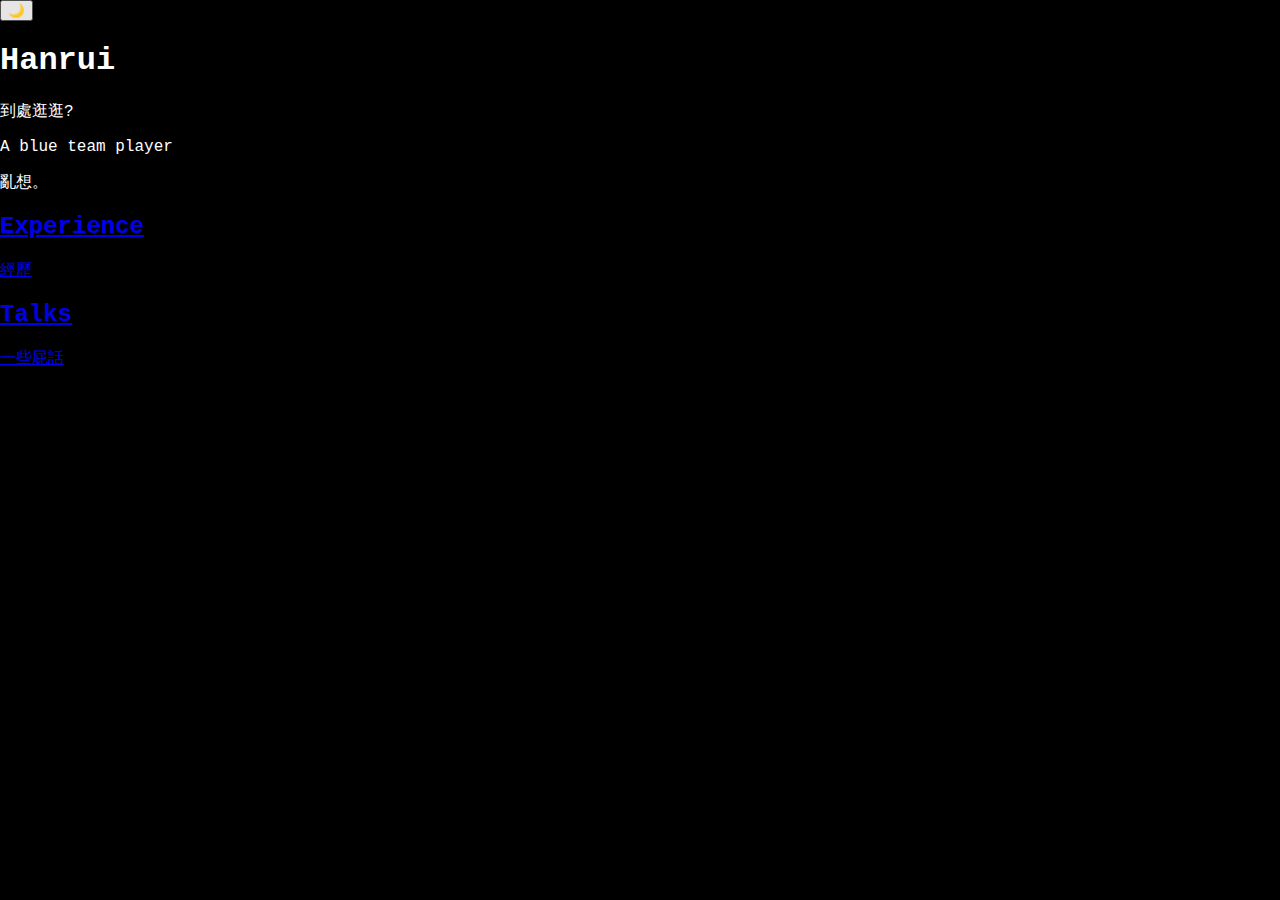
<file: index.html>
<!DOCTYPE html>
<html lang="zh">
<head>
  <meta charset="UTF-8">
  <meta name="viewport" content="width=device-width, initial-scale=1.0">
  <title>Hanrui's blog.</title>
  <link rel="stylesheet" href="style.css">
  <link href="https://fonts.googleapis.com/css2?family=Inter:wght@400;600;700&display=swap" rel="stylesheet">
  <script>
    if (localStorage.getItem('theme') === 'dark') {
      document.documentElement.classList.add('dark-mode');
    }
  </script>
</head>
<body class="">
  <button class="theme-toggle" onclick="toggleTheme()" aria-label="切換深色模式">
    <span class="theme-icon">🌙</span>
  </button>
  <div class="container">
    <header>
      <h1>Hanrui</h1>
      <p class="subtitle">到處逛逛?</p>
    </header>

    <main>
      <section class="intro">
        <p>A blue team player</p>
        <p>亂想。</p>
      </section>

      <nav class="nav-links">
        <a href="experience.html" class="nav-btn">
          <h2>Experience</h2>
          <p>經歷</p>
        </a>
        <a href="talks.html" class="nav-btn">
          <h2>Talks</h2>
          <p>一些屁話</p>
        </a>
      </nav>
    </main>
  </div>
  <script src="page-transition.js"></script>
  <script>
    function toggleTheme() {
      const body = document.body;
      const html = document.documentElement;
      const icon = document.querySelector('.theme-icon');
      body.classList.toggle('dark-mode');
      html.classList.toggle('dark-mode');
      const isDark = body.classList.contains('dark-mode');
      icon.textContent = isDark ? '☀️' : '🌙';
      localStorage.setItem('theme', isDark ? 'dark' : 'light');
    }
    if (localStorage.getItem('theme') === 'dark') {
      document.body.classList.add('dark-mode');
      if (document.querySelector('.theme-icon')) {
        document.querySelector('.theme-icon').textContent = '☀️';
      }
    }
  </script>
</body>
</html>
</file>
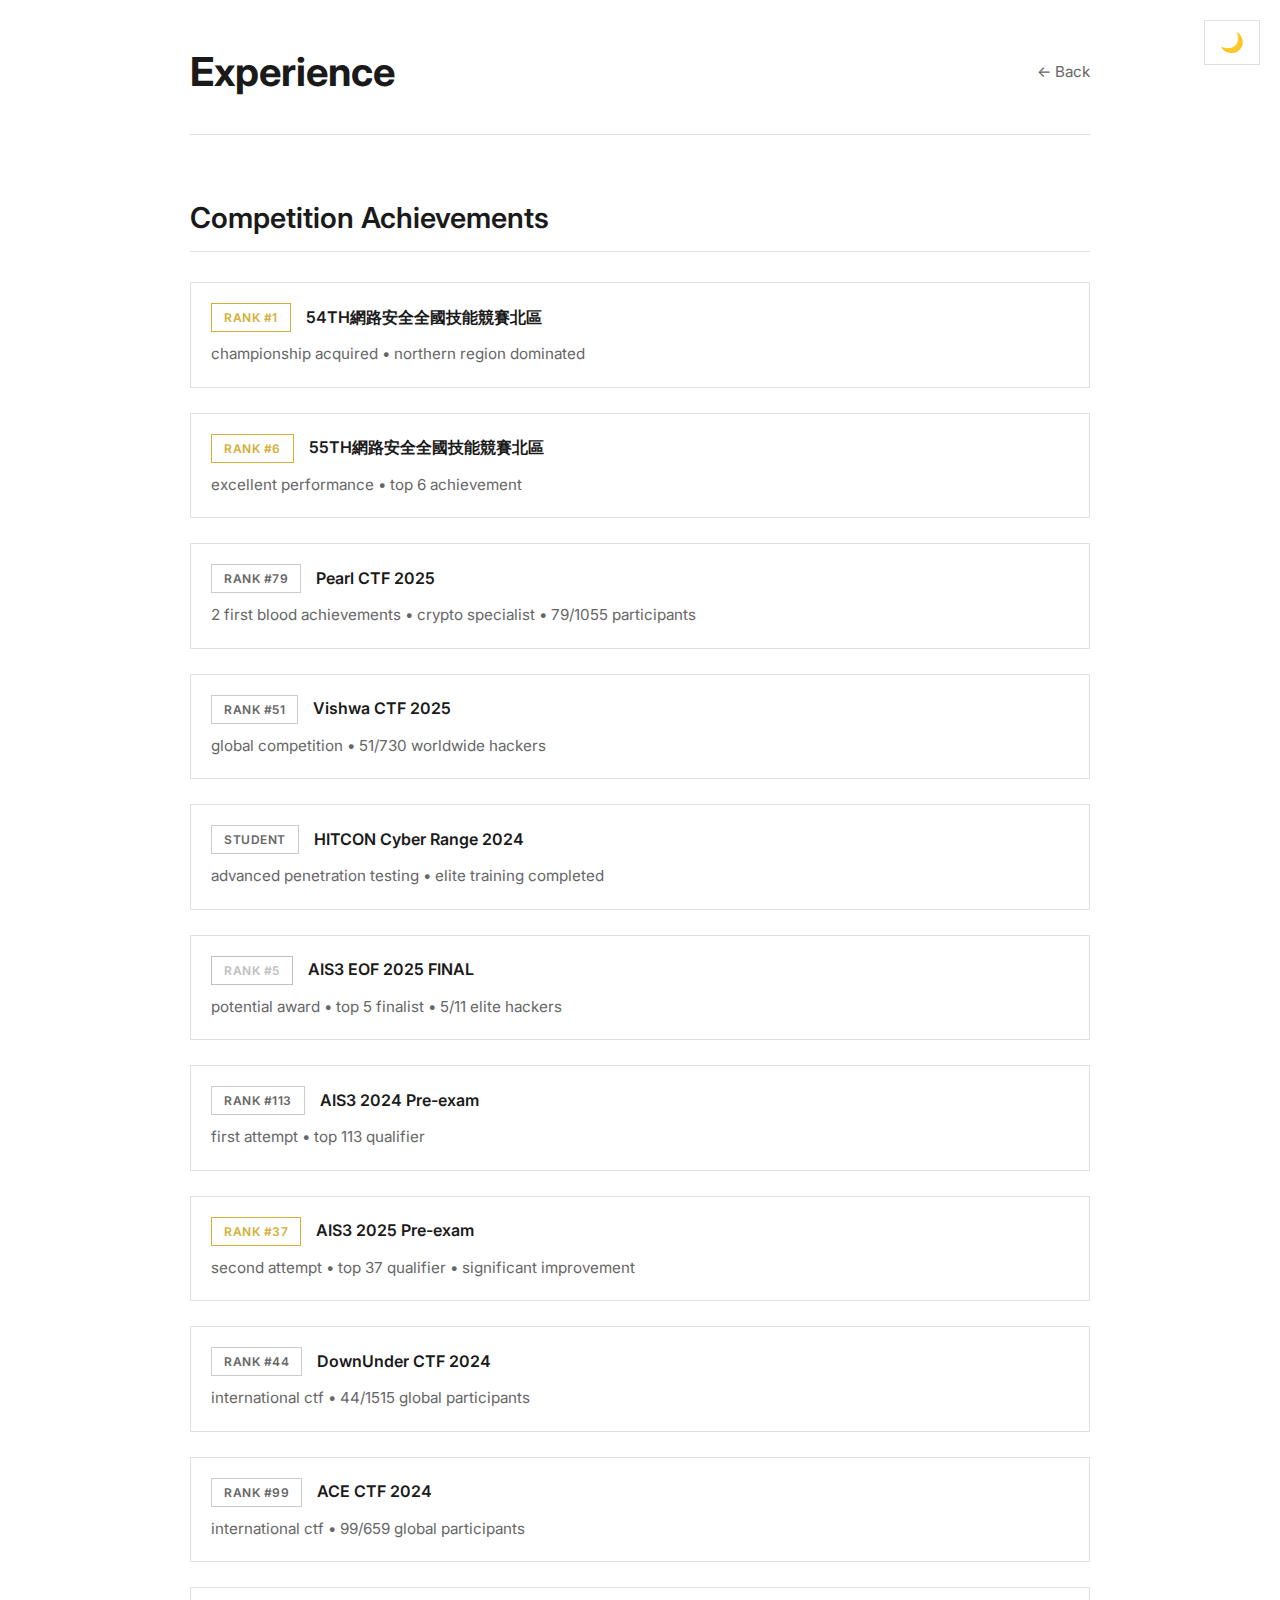
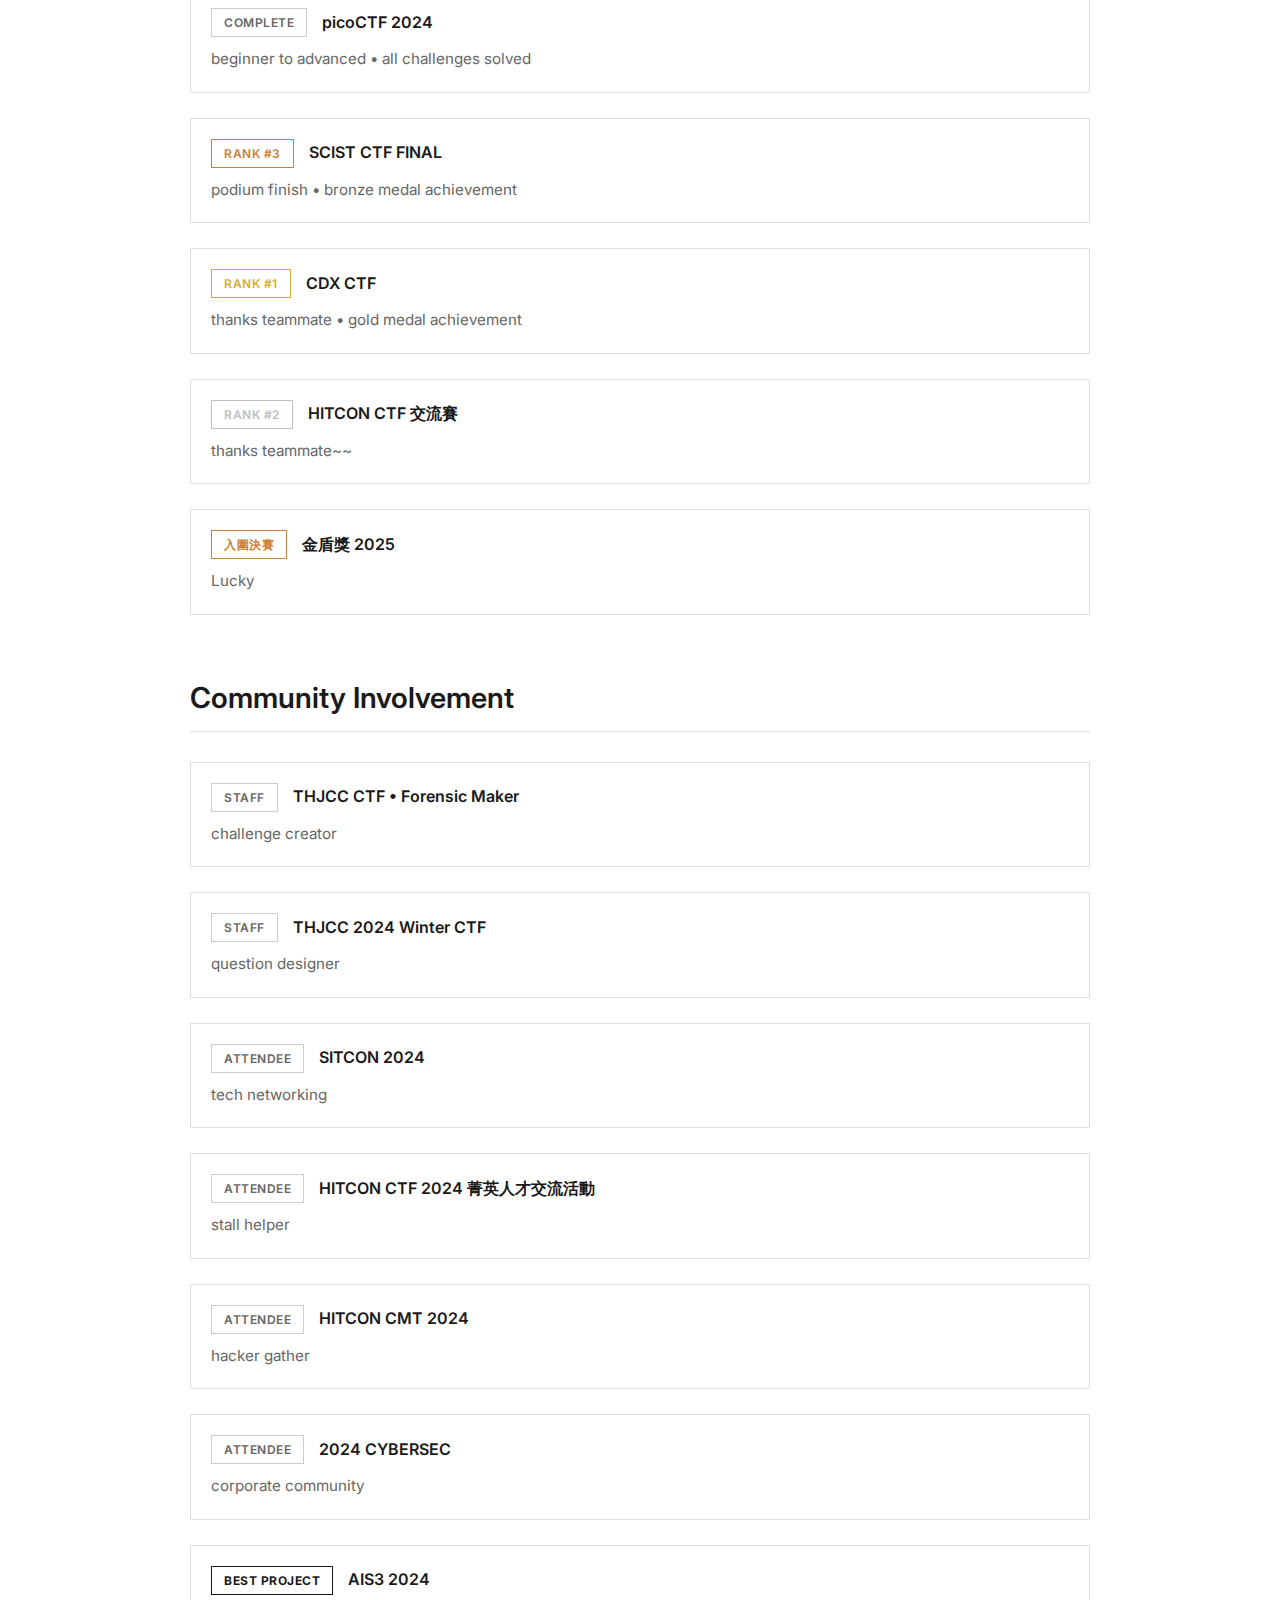
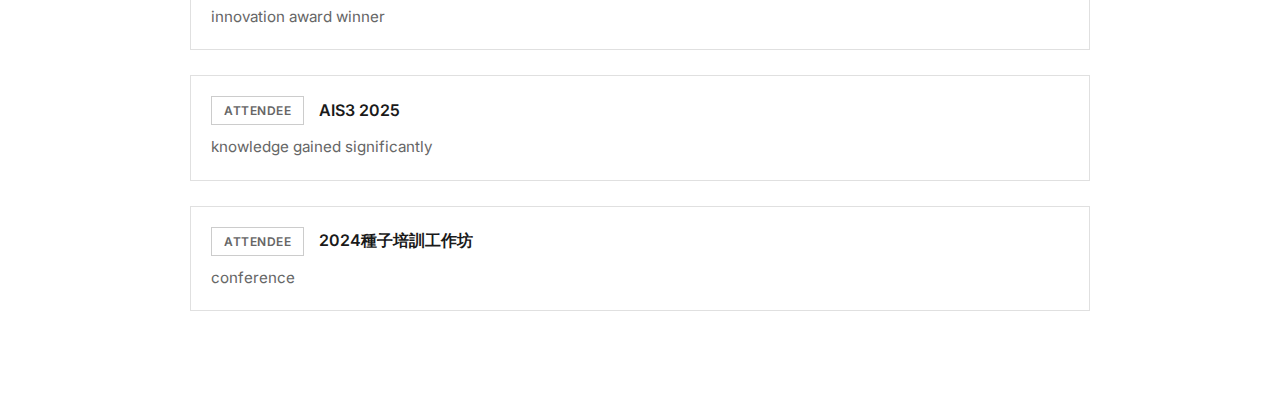
<file: experience.html>
<!DOCTYPE html>
<html lang="zh">
<head>
    <meta charset="UTF-8">
    <meta name="viewport" content="width=device-width, initial-scale=1.0">
    <title>Experience - Hanrui's Blog</title>
    <link rel="stylesheet" href="experience.css">
    <link href="https://fonts.googleapis.com/css2?family=Inter:wght@400;600;700&display=swap" rel="stylesheet">
    <script>
        if (localStorage.getItem('theme') === 'dark') {
            document.documentElement.classList.add('dark-mode');
        }
    </script>
</head>
<body class="">
    <button class="theme-toggle" onclick="toggleTheme()" aria-label="切換深色模式">
        <span class="theme-icon">🌙</span>
    </button>
    <div class="container">
        <header>
            <h1>Experience</h1>
            <a href="index.html" class="back-link">← Back</a>
        </header>

        <main>
            <section class="section">
                <h2>Competition Achievements</h2>
                
                <div class="item">
                    <div class="item-header">
                        <span class="badge gold">RANK #1</span>
                        <span class="title">54TH網路安全全國技能競賽北區</span>
                    </div>
                    <p>championship acquired • northern region dominated</p>
                </div>

                <div class="item">
                    <div class="item-header">
                        <span class="badge gold">RANK #6</span>
                        <span class="title">55TH網路安全全國技能競賽北區</span>
                    </div>
                    <p>excellent performance • top 6 achievement</p>
                </div>

                <div class="item">
                    <div class="item-header">
                        <span class="badge">RANK #79</span>
                        <span class="title">Pearl CTF 2025</span>
                    </div>
                    <p>2 first blood achievements • crypto specialist • 79/1055 participants</p>
                </div>

                <div class="item">
                    <div class="item-header">
                        <span class="badge">RANK #51</span>
                        <span class="title">Vishwa CTF 2025</span>
                    </div>
                    <p>global competition • 51/730 worldwide hackers</p>
                </div>

                <div class="item">
                    <div class="item-header">
                        <span class="badge">STUDENT</span>
                        <span class="title">HITCON Cyber Range 2024</span>
                    </div>
                    <p>advanced penetration testing • elite training completed</p>
                </div>

                <div class="item">
                    <div class="item-header">
                        <span class="badge silver">RANK #5</span>
                        <span class="title">AIS3 EOF 2025 FINAL</span>
                    </div>
                    <p>potential award • top 5 finalist • 5/11 elite hackers</p>
                </div>

                <div class="item">
                    <div class="item-header">
                        <span class="badge">RANK #113</span>
                        <span class="title">AIS3 2024 Pre-exam</span>
                    </div>
                    <p>first attempt • top 113 qualifier</p>
                </div>

                <div class="item">
                    <div class="item-header">
                        <span class="badge gold">RANK #37</span>
                        <span class="title">AIS3 2025 Pre-exam</span>
                    </div>
                    <p>second attempt • top 37 qualifier • significant improvement</p>
                </div>

                <div class="item">
                    <div class="item-header">
                        <span class="badge">RANK #44</span>
                        <span class="title">DownUnder CTF 2024</span>
                    </div>
                    <p>international ctf • 44/1515 global participants</p>
                </div>

                <div class="item">
                    <div class="item-header">
                        <span class="badge">RANK #99</span>
                        <span class="title">ACE CTF 2024</span>
                    </div>
                    <p>international ctf • 99/659 global participants</p>
                </div>

                <div class="item">
                    <div class="item-header">
                        <span class="badge">COMPLETE</span>
                        <span class="title">picoCTF 2024</span>
                    </div>
                    <p>beginner to advanced • all challenges solved</p>
                </div>

                <div class="item">
                    <div class="item-header">
                        <span class="badge bronze">RANK #3</span>
                        <span class="title">SCIST CTF FINAL</span>
                    </div>
                    <p>podium finish • bronze medal achievement</p>
                </div>

                <div class="item">
                    <div class="item-header">
                        <span class="badge gold">RANK #1</span>
                        <span class="title">CDX CTF</span>
                    </div>
                    <p>thanks teammate • gold medal achievement</p>
                </div>
                <div class="item">
                    <div class="item-header">
                        <span class="badge silver">RANK #2</span>
                        <span class="title">HITCON CTF 交流賽</span>
                    </div>
                    <p>thanks teammate~~</p>
                </div>
                <div class="item">
                    <div class="item-header">
                        <span class="badge bronze">入圍決賽</span>
                        <span class="title">金盾獎 2025</span>
                    </div>
                    <p>Lucky</p>
                </div>
            </section>

            <section class="section">
                <h2>Community Involvement</h2>
                
                <div class="item">
                    <div class="item-header">
                        <span class="badge">STAFF</span>
                        <span class="title">THJCC CTF • Forensic Maker</span>
                    </div>
                    <p>challenge creator</p>
                </div>

                <div class="item">
                    <div class="item-header">
                        <span class="badge">STAFF</span>
                        <span class="title">THJCC 2024 Winter CTF</span>
                    </div>
                    <p>question designer</p>
                </div>

                <div class="item">
                    <div class="item-header">
                        <span class="badge">ATTENDEE</span>
                        <span class="title">SITCON 2024</span>
                    </div>
                    <p>tech networking</p>
                </div>

                <div class="item">
                    <div class="item-header">
                        <span class="badge">ATTENDEE</span>
                        <span class="title">HITCON CTF 2024 菁英人才交流活動</span>
                    </div>
                    <p>stall helper</p>
                </div>

                <div class="item">
                    <div class="item-header">
                        <span class="badge">ATTENDEE</span>
                        <span class="title">HITCON CMT 2024</span>
                    </div>
                    <p>hacker gather</p>
                </div>

                <div class="item">
                    <div class="item-header">
                        <span class="badge">ATTENDEE</span>
                        <span class="title">2024 CYBERSEC</span>
                    </div>
                    <p>corporate community</p>
                </div>

                <div class="item">
                    <div class="item-header">
                        <span class="badge highlight">BEST PROJECT</span>
                        <span class="title">AIS3 2024</span>
                    </div>
                    <p>innovation award winner</p>
                </div>

                <div class="item">
                    <div class="item-header">
                        <span class="badge">ATTENDEE</span>
                        <span class="title">AIS3 2025</span>
                    </div>
                    <p>knowledge gained significantly</p>
                </div>

                <div class="item">
                    <div class="item-header">
                        <span class="badge">ATTENDEE</span>
                        <span class="title">2024種子培訓工作坊</span>
                    </div>
                    <p>conference</p>
                </div>
            </section>
        </main>
    </div>
    <script src="page-transition.js"></script>
    <script>
        function toggleTheme() {
            const body = document.body;
            const html = document.documentElement;
            const icon = document.querySelector('.theme-icon');
            body.classList.toggle('dark-mode');
            html.classList.toggle('dark-mode');
            const isDark = body.classList.contains('dark-mode');
            icon.textContent = isDark ? '☀️' : '🌙';
            localStorage.setItem('theme', isDark ? 'dark' : 'light');
        }
        if (localStorage.getItem('theme') === 'dark') {
            document.body.classList.add('dark-mode');
            if (document.querySelector('.theme-icon')) {
                document.querySelector('.theme-icon').textContent = '☀️';
            }
        }
    </script>
</body>
</html>
</file>
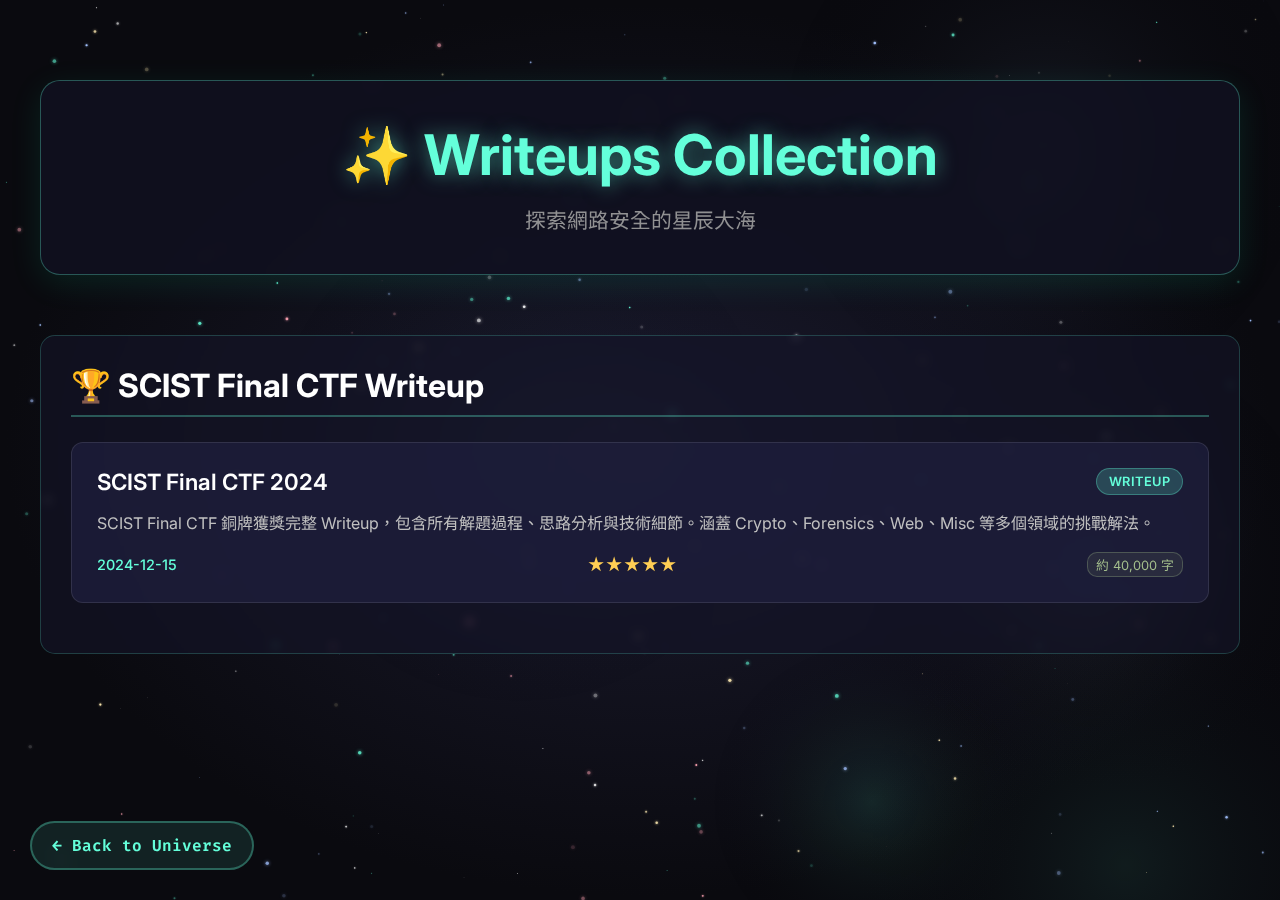
<file: writeup.html>
<!DOCTYPE html>
<html lang="zh">
<head>
  <meta charset="UTF-8">
  <meta name="viewport" content="width=device-width, initial-scale=1.0">
  <title>Writeups - Hanrui's Blog</title>
  <link rel="stylesheet" href="writeup.css">
  <!-- 載入更好的字體 -->
  <link href="https://fonts.googleapis.com/css2?family=Fira+Code:wght@300;400;500;600;700&family=Inter:wght@300;400;500;600;700&family=Noto+Sans+TC:wght@300;400;500;600;700&display=swap" rel="stylesheet">
</head>
<body>
  <!-- 改進的轉場覆蓋層 -->
  <div id="transition-overlay" style="position: fixed; top: 0; left: 0; width: 100%; height: 100%; background: linear-gradient(135deg, #0a0a0f 0%, #1a0f2e 50%, #0a0a0f 100%); z-index: 100; opacity: 1; transition: opacity 1.5s ease; display: flex; flex-direction: column; align-items: center; justify-content: center;">
    <div id="writeups-text" style="font-size: 3rem; color: #64ffda; z-index: 101; font-family: 'Fira Code', monospace; text-shadow: 0 0 20px #64ffda, 0 0 40px #64ffda; margin-bottom: 2rem;">Writeups</div>
    
    <!-- 動態個人簡介 -->
    <div id="dynamic-profile" style="font-size: 1.5rem; color: #a7c7ff; font-family: 'Fira Code', monospace; text-align: center; opacity: 0; transform: translateY(20px); transition: all 0.8s ease;">
      <span id="intro-text">I'm </span>
      <span id="rotating-text" style="color: #64ffda; text-shadow: 0 0 15px #64ffda;"></span>
      <span id="cursor" style="animation: blink 1s infinite; color: #64ffda;">|</span>
    </div>
  </div>

  <!-- 星空背景畫布 -->
  <canvas id="starfield-canvas"></canvas>

  <!-- 主要內容 -->
  <div id="writeup-content">
    <div class="header">
      <h1 class="title">✨ Writeups Collection</h1>
      <p class="subtitle">探索網路安全的星辰大海</p>
    </div>

    <div class="writeup-grid">
      <!-- SCIST Final CTF Writeup -->
      <div class="category-section">
        <h2 class="category-title">🏆 SCIST Final CTF Writeup</h2>
        
        <div class="writeup-card" onclick="openWriteup('scist-final-ctf')">
          <div class="card-header">
            <h3>SCIST Final CTF 2024</h3>
            <span class="tag writeup">Writeup</span>
          </div>
          <p class="description">
            SCIST Final CTF 銅牌獲獎完整 Writeup，包含所有解題過程、思路分析與技術細節。涵蓋 Crypto、Forensics、Web、Misc 等多個領域的挑戰解法。
          </p>
          <div class="metadata">
            <span class="date">2024-12-15</span>
            <span class="difficulty">★★★★★</span>
            <span class="word-count">約 40,000 字</span>
          </div>
        </div>
      </div>
    </div>
  </div>

  <!-- 返回按鈕 -->
  <a href="#" id="backButton" class="back-button">← Back to Universe</a>

  <script src="writeup.js"></script>
</body>
</html>
</file>
<file: style.css>
/* ========== 全局樣式 ========== */
body {
    margin: 0;
    background: #000;
    font-family: 'Courier New', monospace;
    color: #fff;
    overflow-x: hidden;
  }
  
  /* ========== 畫布（背景層） ========== */
  #canvas {
    position: fixed;
    top: 0;
    left: 0;
    z-index: -1; /* 最底層，背景層 */
  }
  
  /* ========== 內容區 ========== */
  .content {
    text-align: center;
    padding: 80px 20px;
    position: relative;
    z-index: 10; /* 內容層，低於白色長方形 */
    animation: fadeIn 2s ease-in-out;
    transition: transform 0.5s ease;
  }
  
  @keyframes fadeIn {
    from { opacity: 0; transform: translateY(20px); }
    to { opacity: 1; transform: translateY(0); }
  }
  
  /* 當內容被往右推時（長方形展開） */
  .content.shifted {
    transform: translateX(200px);
  }
  
  #title {
    font-size: 2rem;
    color: #00ffaa;
    text-transform: uppercase;
    margin-bottom: 10px;
  }
  
  #name {
    font-size: 4rem;
    font-weight: bold;
    color: #fff;
    margin-bottom: 20px;
  }
  
  #description {
    font-size: 1.5rem;
    color: #fff;
    margin-bottom: 40px;
  }
  
  #dynamic-text {
    font-size: 1.5rem;
    color: #00ffaa;
    text-transform: uppercase;
    white-space: nowrap;
    overflow: hidden;
    margin-bottom: 20px; /* 與按鈕保持間距 */
  }
  
  .cursor {
    display: inline-block;
    width: 10px;
    height: 1.5rem;
    background: #00ffaa;
    vertical-align: middle;
    animation: blink 0.7s infinite;
  }
  
  @keyframes blink {
    0%, 50% { opacity: 1; }
    51%, 100% { opacity: 0; }
  }
  
  /* ========== 按鈕（Experience / Writeups） ========== */
  .btn {
    padding: 16px 32px;
    font-size: 2rem;
    color: #fff;
    background: transparent;
    border: none; /* 無邊框 */
    cursor: pointer;
    transition: transform 0.3s ease, box-shadow 0.3s ease; /* 過渡效果 */
    font-weight: bold;
    outline: none;
    font-family: 'Courier New', monospace;
    position: absolute; /* 使用絕對定位固定位置 */
    z-index: 30; /* 最高層 */
  }
  
  .btn:hover, .btn:focus {
    transform: translateY(-3px); /* 微微凸起 */
    box-shadow: 0 4px 10px rgba(255, 255, 255, 0.3); /* 立體陰影效果 */
  }
  
  .btn-highlight {
    position: absolute;
    top: 0;
    left: 0;
    width: 100%;
    height: 100%;
    background: transparent;
    border-radius: 5px;
    z-index: -1;
    transition: transform 1s ease, background 0s;
    transform: scale(1);
    transform-origin: center;
  }
  
  .btn.active .btn-highlight {
    background: rgba(255, 255, 255, 1);
    transform: scale(50);
  }
  
  /* Experience 按鈕在中左 */
  .experienceBtn {
    left: 30%;
    top: 60%; /* 調整位置到動態文字下方 */
  }
  
  /* Writeups 按鈕在中右 */
  .writeupsBtn {
    right: 30%;
    top: 60%; /* 與 Experience 按鈕對齊 */
  }
  
  /* ========== 左側白色長方形 ========== */
  .left-panel {
    position: fixed;
    top: 0;
    left: 0;
    height: 100%;
    width: 0;
    background: #fff;
    overflow: hidden;
    transition: width 0.5s ease;
    z-index: 20; /* 第二層，高於內容但低於按鈕 */
  }
  
  /* 當按鈕 hover 時，只展開到 200px 寬 */
  .left-panel.focused {
    width: 200px;
  }
  
  /* 當按鈕 click 時，全螢幕 */
  .left-panel.expanded {
    width: 100%;
  }
  
  /* 置中顯示的 Experience 字樣 */
  .left-panel-text {
    display: flex;
    justify-content: center;
    align-items: center;
    height: 100%;
    font-size: 4rem;
    color: #000;
    opacity: 0;
    transition: opacity 0.5s ease;
  }
  
  .left-panel-text.visible {
    opacity: 1;
  }
</file>
<file: experience.css>
* {
  margin: 0;
  padding: 0;
  box-sizing: border-box;
}

body {
  font-family: 'Inter', -apple-system, BlinkMacSystemFont, sans-serif;
  background: #ffffff;
  color: #1a1a1a;
  line-height: 1.6;
  padding: 40px 20px;
  transition: background-color 0.3s ease, color 0.3s ease;
}

html.dark-mode body,
body.dark-mode {
  background: #1a1a1a;
  color: #e0e0e0;
}

html.dark-mode header,
body.dark-mode header {
  border-bottom-color: #333;
}

html.dark-mode header h1,
html.dark-mode .section h2,
html.dark-mode .item-header .title,
html.dark-mode .skill-name,
body.dark-mode header h1,
body.dark-mode .section h2,
body.dark-mode .item-header .title,
body.dark-mode .skill-name {
  color: #e0e0e0;
}

html.dark-mode .back-link,
html.dark-mode .item p,
html.dark-mode .skill-level,
body.dark-mode .back-link,
body.dark-mode .item p,
body.dark-mode .skill-level {
  color: #999;
}

html.dark-mode .back-link:hover,
body.dark-mode .back-link:hover {
  color: #e0e0e0;
}

html.dark-mode .section h2,
body.dark-mode .section h2 {
  border-bottom-color: #333;
}

html.dark-mode .item,
body.dark-mode .item {
  border-color: #333;
}

html.dark-mode .item:hover,
body.dark-mode .item:hover {
  border-color: #555;
}

html.dark-mode .skill,
body.dark-mode .skill {
  border-bottom-color: #2a2a2a;
}

.container {
  max-width: 900px;
  margin: 0 auto;
}

header {
  margin-bottom: 60px;
  padding-bottom: 30px;
  border-bottom: 1px solid #e0e0e0;
  display: flex;
  justify-content: space-between;
  align-items: center;
}

header h1 {
  font-size: 2.5rem;
  font-weight: 700;
  color: #1a1a1a;
}

.back-link {
  text-decoration: none;
  color: #666;
  font-size: 0.95rem;
  transition: color 0.2s ease;
}

.back-link:hover {
  color: #1a1a1a;
}

main {
  margin-bottom: 60px;
}

.section {
  margin-bottom: 60px;
}

.section h2 {
  font-size: 1.8rem;
  font-weight: 600;
  color: #1a1a1a;
  margin-bottom: 30px;
  padding-bottom: 10px;
  border-bottom: 1px solid #e0e0e0;
}

.item {
  margin-bottom: 25px;
  padding: 20px;
  border: 1px solid #e0e0e0;
  transition: border-color 0.2s ease;
}

.item:hover {
  border-color: #999;
}

.item-header {
  display: flex;
  gap: 15px;
  align-items: center;
  margin-bottom: 10px;
  flex-wrap: wrap;
}

.badge {
  display: inline-block;
  padding: 4px 12px;
  font-size: 0.75rem;
  font-weight: 600;
  color: #666;
  border: 1px solid #ccc;
  letter-spacing: 0.5px;
}

.badge.gold {
  color: #d4af37;
  border-color: #d4af37;
}

.badge.silver {
  color: #c0c0c0;
  border-color: #c0c0c0;
}

.badge.bronze {
  color: #cd7f32;
  border-color: #cd7f32;
}

.badge.highlight {
  color: #1a1a1a;
  border-color: #1a1a1a;
  font-weight: 700;
}

html.dark-mode .badge.highlight,
body.dark-mode .badge.highlight {
  color: #ffd700;
  border-color: #ffd700;
}

.item-header .title {
  font-weight: 600;
  color: #1a1a1a;
  flex: 1;
}

.item p {
  color: #666;
  font-size: 0.95rem;
  line-height: 1.6;
}

.skill {
  margin-bottom: 20px;
  padding-bottom: 15px;
  border-bottom: 1px solid #f0f0f0;
}

.skill:last-child {
  border-bottom: none;
}

.skill-name {
  font-weight: 600;
  color: #1a1a1a;
  margin-bottom: 5px;
}

.skill-level {
  color: #666;
  font-size: 0.9rem;
}

/* ========== 響應式設計 ========== */
@media (max-width: 768px) {
  body {
    padding: 20px 15px;
  }

  header {
    flex-direction: column;
    align-items: flex-start;
    gap: 15px;
  }

  header h1 {
    font-size: 2rem;
  }

  .section h2 {
    font-size: 1.5rem;
  }

  .item {
    padding: 15px;
  }

  .item-header {
    flex-direction: column;
    align-items: flex-start;
    gap: 8px;
  }
}

.theme-toggle {
  position: fixed;
  top: 20px;
  right: 20px;
  background: none;
  border: 1px solid #e0e0e0;
  padding: 10px 15px;
  cursor: pointer;
  font-size: 1.2rem;
  transition: all 0.2s ease;
  z-index: 1000;
}

.theme-toggle:hover {
  border-color: #1a1a1a;
  background: #fafafa;
}

html.dark-mode .theme-toggle,
body.dark-mode .theme-toggle {
  border-color: #333;
}

html.dark-mode .theme-toggle:hover,
body.dark-mode .theme-toggle:hover {
  border-color: #666;
  background: #222;
}
</file>
<file: writeup.css>
/* ========== 全局樣式 ========== */
body {
  margin: 0;
  background: #0a0a0f; /* 深藍黑色背景，營造深太空感 */
  font-family: 'Inter', 'Noto Sans TC', 'Microsoft YaHei', 'PingFang TC', 'Helvetica Neue', Arial, sans-serif;
  color: #e8e8e8;
  overflow-x: hidden;
  min-height: 100vh;
}

/* ========== 轉場動畫樣式 ========== */
@keyframes blink {
  0%, 50% { opacity: 1; }
  51%, 100% { opacity: 0; }
}

@keyframes typewriter {
  from { width: 0; }
  to { width: 100%; }
}

@keyframes fadeInUp {
  from {
    opacity: 0;
    transform: translateY(30px);
  }
  to {
    opacity: 1;
    transform: translateY(0);
  }
}

/* ========== 星空背景畫布 ========== */
#starfield-canvas {
  position: fixed;
  top: 0;
  left: 0;
  z-index: -1; /* 背景層 */
  background: radial-gradient(ellipse at center, #1a1a2e 0%, #0a0a0f 70%);
}

/* ========== 主要內容區 ========== */
#writeup-content {
  position: relative;
  z-index: 10;
  padding: 80px 40px 40px;
  max-width: 1200px;
  margin: 0 auto;
  opacity: 0; /* 初始隱藏，由 JS 控制顯示 */
  transition: opacity 1s ease;
}

/* ========== 標題區域 ========== */
.header {
  text-align: center;
  margin-bottom: 60px;
  padding: 40px 0;
  background: rgba(16, 16, 32, 0.8);
  border-radius: 20px;
  backdrop-filter: blur(10px);
  border: 1px solid rgba(100, 255, 218, 0.3);
  box-shadow: 0 8px 32px rgba(0, 255, 170, 0.1);
}

.title {
  font-size: 3.5rem;
  color: #64ffda; /* 青綠色，如星光 */
  margin: 0 0 15px 0;
  text-shadow: 0 0 20px rgba(100, 255, 218, 0.5);
  animation: titleGlow 3s ease-in-out infinite alternate;
}

@keyframes titleGlow {
  from { text-shadow: 0 0 20px rgba(100, 255, 218, 0.5); }
  to { text-shadow: 0 0 30px rgba(100, 255, 218, 0.8), 0 0 40px rgba(100, 255, 218, 0.3); }
}

.subtitle {
  font-size: 1.3rem;
  color: #a0a0a0;
  margin: 0;
  opacity: 0.9;
}

/* ========== 文章網格佈局 ========== */
.writeup-grid {
  display: grid;
  gap: 50px;
}

.category-section {
  background: rgba(20, 20, 40, 0.6);
  border-radius: 15px;
  padding: 30px;
  backdrop-filter: blur(5px);
  border: 1px solid rgba(100, 255, 218, 0.2);
  transition: all 0.3s ease;
}

.category-section:hover {
  border-color: rgba(100, 255, 218, 0.4);
  box-shadow: 0 10px 30px rgba(100, 255, 218, 0.1);
}

.category-title {
  font-size: 2rem;
  color: #ffffff;
  margin: 0 0 25px 0;
  padding-bottom: 10px;
  border-bottom: 2px solid rgba(100, 255, 218, 0.3);
  position: relative;
}

.category-title::before {
  content: '';
  position: absolute;
  bottom: -2px;
  left: 0;
  width: 0;
  height: 2px;
  background: linear-gradient(90deg, #64ffda, #00ffaa);
  transition: width 0.3s ease;
}

.category-section:hover .category-title::before {
  width: 100%;
}

/* ========== 文章卡片 ========== */
.writeup-card {
  background: rgba(30, 30, 60, 0.8);
  border-radius: 12px;
  padding: 25px;
  margin-bottom: 20px;
  border: 1px solid rgba(255, 255, 255, 0.1);
  transition: all 0.3s ease;
  position: relative;
  overflow: hidden;
  cursor: pointer;
}

.writeup-card::before {
  content: '';
  position: absolute;
  top: 0;
  left: -100%;
  width: 100%;
  height: 100%;
  background: linear-gradient(90deg, transparent, rgba(100, 255, 218, 0.1), transparent);
  transition: left 0.6s ease;
}

.writeup-card:hover::before {
  left: 100%;
}

.writeup-card:hover {
  transform: translateY(-5px);
  border-color: rgba(100, 255, 218, 0.4);
  box-shadow: 0 15px 35px rgba(100, 255, 218, 0.15);
}

.card-header {
  display: flex;
  justify-content: space-between;
  align-items: center;
  margin-bottom: 15px;
}

.card-header h3 {
  font-size: 1.4rem;
  color: #ffffff;
  margin: 0;
  font-weight: 600;
}

/* ========== 標籤樣式 ========== */
.tag {
  padding: 5px 12px;
  border-radius: 20px;
  font-size: 0.8rem;
  font-weight: 600;
  text-transform: uppercase;
  letter-spacing: 0.5px;
}

.tag.writeup {
  background: rgba(100, 255, 218, 0.2);
  color: #64ffda;
  border: 1px solid rgba(100, 255, 218, 0.3);
}

.tag.crypto {
  background: rgba(255, 107, 107, 0.2);
  color: #ff6b6b;
  border: 1px solid rgba(255, 107, 107, 0.3);
}

.tag.forensics {
  background: rgba(74, 144, 226, 0.2);
  color: #4a90e2;
  border: 1px solid rgba(74, 144, 226, 0.3);
}

.tag.misc {
  background: rgba(255, 206, 84, 0.2);
  color: #ffce54;
  border: 1px solid rgba(255, 206, 84, 0.3);
}

.tag.web {
  background: rgba(163, 190, 140, 0.2);
  color: #a3be8c;
  border: 1px solid rgba(163, 190, 140, 0.3);
}

.tag.tutorial {
  background: rgba(100, 255, 218, 0.2);
  color: #64ffda;
  border: 1px solid rgba(100, 255, 218, 0.3);
}

.tag.defense {
  background: rgba(208, 135, 112, 0.2);
  color: #d08770;
  border: 1px solid rgba(208, 135, 112, 0.3);
}

.tag.methodology {
  background: rgba(180, 142, 173, 0.2);
  color: #b48ead;
  border: 1px solid rgba(180, 142, 173, 0.3);
}

.tag.tools {
  background: rgba(143, 188, 187, 0.2);
  color: #8fbcbb;
  border: 1px solid rgba(143, 188, 187, 0.3);
}

/* ========== 描述文字 ========== */
.description {
  color: #c0c0c0;
  line-height: 1.6;
  margin-bottom: 15px;
  font-size: 1rem;
}

/* ========== 元數據 ========== */
.metadata {
  display: flex;
  justify-content: space-between;
  align-items: center;
  font-size: 0.9rem;
  color: #888;
  flex-wrap: wrap;
  gap: 10px;
}

.date {
  color: #64ffda;
  font-weight: 500;
}

.difficulty {
  color: #ffce54;
  font-size: 1.1rem;
}

.word-count {
  color: #a3be8c;
  font-size: 0.8rem;
  background: rgba(163, 190, 140, 0.1);
  padding: 2px 8px;
  border-radius: 10px;
  border: 1px solid rgba(163, 190, 140, 0.3);
}

/* ========== 新增提示區塊 ========== */
.add-writeup-hint {
  margin-top: 30px;
  padding: 20px;
  background: rgba(100, 255, 218, 0.05);
  border: 1px dashed rgba(100, 255, 218, 0.3);
  border-radius: 10px;
  display: flex;
  align-items: center;
  gap: 15px;
  transition: all 0.3s ease;
}

.add-writeup-hint:hover {
  background: rgba(100, 255, 218, 0.1);
  border-color: rgba(100, 255, 218, 0.5);
}

.hint-icon {
  font-size: 2rem;
  animation: bounce 2s infinite;
}

@keyframes bounce {
  0%, 20%, 50%, 80%, 100% {
    transform: translateY(0);
  }
  40% {
    transform: translateY(-10px);
  }
  60% {
    transform: translateY(-5px);
  }
}

.hint-text h4 {
  color: #64ffda;
  margin: 0 0 5px 0;
  font-size: 1.1rem;
}

.hint-text p {
  color: #a0a0a0;
  margin: 0;
  font-size: 0.9rem;
  line-height: 1.4;
}

/* ========== 返回按鈕 ========== */
.back-button {
  position: fixed;
  bottom: 30px;
  left: 30px;
  padding: 12px 20px;
  background: rgba(100, 255, 218, 0.1);
  color: #64ffda;
  text-decoration: none;
  border-radius: 25px;
  font-weight: 600;
  border: 2px solid rgba(100, 255, 218, 0.3);
  transition: all 0.3s ease;
  font-family: 'Fira Code', monospace;
  z-index: 50;
  backdrop-filter: blur(10px);
}

.back-button:hover {
  background: rgba(100, 255, 218, 0.2);
  border-color: rgba(100, 255, 218, 0.6);
  transform: translateX(-5px);
  box-shadow: 0 5px 15px rgba(100, 255, 218, 0.3);
}

/* ========== 響應式設計 ========== */
@media (max-width: 768px) {
  #writeup-content {
    padding: 60px 20px 40px;
  }
  
  .title {
    font-size: 2.5rem;
  }
  
  .subtitle {
    font-size: 1.1rem;
  }
  
  .category-title {
    font-size: 1.5rem;
  }
  
  .card-header {
    flex-direction: column;
    align-items: flex-start;
    gap: 10px;
  }
  
  .metadata {
    flex-direction: column;
    align-items: flex-start;
    gap: 5px;
  }
  
  .back-button {
    bottom: 20px;
    left: 20px;
    padding: 10px 16px;
    font-size: 0.9rem;
  }
}

@media (max-width: 480px) {
  .title {
    font-size: 2rem;
  }
  
  .writeup-card {
    padding: 20px;
  }
  
  .category-section {
    padding: 20px;
  }
}

/* ========== 滾動條自定義 ========== */
::-webkit-scrollbar {
  width: 8px;
}

::-webkit-scrollbar-track {
  background: rgba(16, 16, 32, 0.8);
}

::-webkit-scrollbar-thumb {
  background: rgba(100, 255, 218, 0.3);
  border-radius: 4px;
}

::-webkit-scrollbar-thumb:hover {
  background: rgba(100, 255, 218, 0.5);
}

/* ========== 文章閱讀器樣式 ========== */
.article-reader {
  position: fixed;
  top: 0;
  left: 0;
  width: 100%;
  height: 100%;
  background: rgba(0, 0, 0, 0.95);
  z-index: 1000;
  opacity: 0;
  transform: scale(0.9);
  transition: all 0.3s ease;
  display: flex;
  flex-direction: column;
}

.article-reader.active {
  opacity: 1;
  transform: scale(1);
}

.reader-header {
  background: rgba(20, 20, 40, 0.9);
  border-bottom: 1px solid rgba(100, 255, 218, 0.3);
  padding: 20px 30px;
  display: flex;
  justify-content: space-between;
  align-items: center;
  backdrop-filter: blur(10px);
}

.reader-controls {
  display: flex;
  gap: 10px;
}

.reader-btn {
  width: 30px;
  height: 30px;
  border: none;
  border-radius: 50%;
  cursor: pointer;
  font-size: 14px;
  font-weight: bold;
  transition: all 0.2s ease;
}

.close-btn {
  background: #ff5f56;
  color: white;
}

.minimize-btn {
  background: #ffbd2e;
  color: white;
}

.fullscreen-btn {
  background: #27ca3f;
  color: white;
}

.reader-btn:hover {
  transform: scale(1.1);
}

.reader-title {
  font-size: 1.5rem;
  color: #64ffda;
  font-weight: 600;
  font-family: 'Inter', 'Noto Sans TC', sans-serif;
}

.reader-meta {
  display: flex;
  gap: 15px;
  font-size: 0.9rem;
  color: #888;
}

.reader-date {
  color: #64ffda;
}

.reader-author {
  color: #a0a0a0;
}

/* ========== 文章內容佈局 ========== */
.reader-body {
  display: flex;
  flex: 1;
  overflow: hidden;
  height: 100%;
}

/* ========== 新版目錄樣式 ========== */
.toc-container {
  width: 320px;
  min-width: 320px;
  background: linear-gradient(135deg, 
    rgba(10, 10, 30, 0.95) 0%, 
    rgba(25, 25, 50, 0.92) 50%, 
    rgba(15, 15, 35, 0.95) 100%);
  border-right: 2px solid rgba(100, 255, 218, 0.3);
  display: flex;
  flex-direction: column;
  flex-shrink: 0;
  transition: all 0.4s cubic-bezier(0.4, 0, 0.2, 1);
  position: relative;
  z-index: 1;
  height: 100%;
  backdrop-filter: blur(20px);
  box-shadow: 
    inset 1px 0 0 rgba(100, 255, 218, 0.1),
    2px 0 20px rgba(0, 0, 0, 0.5);
}

.toc-container::before {
  content: '';
  position: absolute;
  top: 0;
  left: 0;
  right: 0;
  height: 2px;
  background: linear-gradient(90deg, 
    transparent, 
    rgba(100, 255, 218, 0.6), 
    rgba(147, 51, 234, 0.4), 
    transparent);
  animation: glow-pulse 3s ease-in-out infinite;
}

@keyframes glow-pulse {
  0%, 100% { opacity: 0.5; }
  50% { opacity: 1; }
}

.toc-header {
  padding: 25px 25px 20px;
  background: rgba(30, 30, 60, 0.7);
  position: relative;
  overflow: hidden;
}

.toc-header::before {
  content: '';
  position: absolute;
  top: 0;
  left: -100%;
  width: 100%;
  height: 100%;
  background: linear-gradient(90deg, 
    transparent, 
    rgba(100, 255, 218, 0.1), 
    transparent);
  animation: scan-line 4s linear infinite;
}

@keyframes scan-line {
  0% { left: -100%; }
  100% { left: 100%; }
}

.toc-title {
  color: #64ffda;
  font-size: 1.1rem;
  font-weight: 700;
  margin: 0;
  text-transform: uppercase;
  letter-spacing: 2px;
  font-family: 'Fira Code', monospace;
  text-shadow: 0 0 10px rgba(100, 255, 218, 0.5);
  position: relative;
  z-index: 1;
}

.toc-title::after {
  content: '◉';
  color: rgba(100, 255, 218, 0.6);
  font-size: 0.8rem;
  margin-left: 10px;
  animation: pulse 2s ease-in-out infinite;
}

@keyframes pulse {
  0%, 100% { opacity: 0.6; transform: scale(1); }
  50% { opacity: 1; transform: scale(1.2); }
}

.toc-content {
  flex: 1;
  overflow-y: auto;
  padding: 15px 0;
  position: relative;
}

.toc-content::before {
  content: '';
  position: sticky;
  top: 0;
  left: 0;
  right: 0;
  height: 20px;
  background: linear-gradient(180deg, 
    rgba(15, 15, 35, 0.8) 0%, 
    transparent 100%);
  z-index: 2;
  pointer-events: none;
}

.toc-content::after {
  content: '';
  position: sticky;
  bottom: 0;
  left: 0;
  right: 0;
  height: 20px;
  background: linear-gradient(0deg, 
    rgba(15, 15, 35, 0.8) 0%, 
    transparent 100%);
  z-index: 2;
  pointer-events: none;
}

.toc-item {
  display: flex;
  align-items: center;
  padding: 12px 25px;
  color: #e0e0e0;
  text-decoration: none;
  border-left: 4px solid transparent;
  transition: all 0.3s cubic-bezier(0.4, 0, 0.2, 1);
  cursor: pointer;
  font-size: 0.9rem;
  line-height: 1.5;
  position: relative;
  margin: 2px 0;
  border-radius: 0 8px 8px 0;
  font-family: 'Inter', sans-serif;
  font-weight: 400;
}

.toc-item::before {
  content: '';
  position: absolute;
  left: 0;
  top: 0;
  bottom: 0;
  width: 0;
  background: linear-gradient(90deg, 
    rgba(100, 255, 218, 0.2), 
    rgba(100, 255, 218, 0.05));
  transition: width 0.3s cubic-bezier(0.4, 0, 0.2, 1);
  border-radius: 0 8px 8px 0;
}

.toc-item:hover::before {
  width: 100%;
}

.toc-item:hover {
  color: #ffffff;
  border-left-color: rgba(100, 255, 218, 0.7);
  transform: translateX(8px);
  text-shadow: 0 0 8px rgba(100, 255, 218, 0.3);
}

.toc-item.active {
  background: rgba(100, 255, 218, 0.15);
  color: #64ffda;
  border-left-color: #64ffda;
  font-weight: 600;
  transform: translateX(12px);
  box-shadow: 0 4px 15px rgba(100, 255, 218, 0.2);
}

.toc-item.active::before {
  width: 100%;
  background: linear-gradient(90deg, 
    rgba(100, 255, 218, 0.3), 
    rgba(100, 255, 218, 0.1));
}

.toc-item.active::after {
  content: '▶';
  color: #64ffda;
  font-size: 0.7rem;
  margin-left: auto;
  animation: arrow-bounce 1.5s ease-in-out infinite;
}

@keyframes arrow-bounce {
  0%, 100% { transform: translateX(0); }
  50% { transform: translateX(4px); }
}

.toc-item.h1 {
  font-weight: 700;
  font-size: 1rem;
  padding-left: 25px;
  color: #ffffff;
}

.toc-item.h1::before {
  background: linear-gradient(90deg, 
    rgba(147, 51, 234, 0.2), 
    rgba(147, 51, 234, 0.05));
}

.toc-item.h1:hover {
  border-left-color: rgba(147, 51, 234, 0.7);
  color: #c084fc;
}

.toc-item.h1.active {
  border-left-color: #c084fc;
  color: #c084fc;
}

.toc-item.h2 {
  padding-left: 40px;
  font-size: 0.9rem;
}

.toc-item.h3 {
  padding-left: 55px;
  font-size: 0.85rem;
  opacity: 0.9;
}

.toc-item.h4 {
  padding-left: 70px;
  font-size: 0.8rem;
  opacity: 0.8;
}

.toc-item.h5,
.toc-item.h6 {
  padding-left: 85px;
  font-size: 0.75rem;
  opacity: 0.7;
}

/* ========== 新版目錄切換按鈕 ========== */
.toc-toggle {
  position: absolute;
  top: 25px;
  left: 25px;
  background: linear-gradient(135deg, 
    rgba(100, 255, 218, 0.15) 0%, 
    rgba(147, 51, 234, 0.15) 100%);
  border: 2px solid rgba(100, 255, 218, 0.4);
  color: #64ffda;
  padding: 10px 16px;
  border-radius: 12px;
  cursor: pointer;
  font-size: 0.85rem;
  font-weight: 600;
  font-family: 'Fira Code', monospace;
  transition: all 0.3s cubic-bezier(0.4, 0, 0.2, 1);
  z-index: 15;
  backdrop-filter: blur(10px);
  text-shadow: 0 0 8px rgba(100, 255, 218, 0.3);
  box-shadow: 
    0 4px 15px rgba(100, 255, 218, 0.2),
    inset 0 1px 0 rgba(255, 255, 255, 0.1);
  position: relative;
  overflow: hidden;
}

.toc-toggle::before {
  content: '';
  position: absolute;
  top: 0;
  left: -100%;
  width: 100%;
  height: 100%;
  background: linear-gradient(90deg, 
    transparent, 
    rgba(100, 255, 218, 0.3), 
    transparent);
  transition: left 0.5s ease;
}

.toc-toggle:hover::before {
  left: 100%;
}

.toc-toggle:hover {
  background: linear-gradient(135deg, 
    rgba(100, 255, 218, 0.25) 0%, 
    rgba(147, 51, 234, 0.25) 100%);
  border-color: rgba(100, 255, 218, 0.7);
  transform: translateY(-2px) scale(1.05);
  box-shadow: 
    0 6px 20px rgba(100, 255, 218, 0.3),
    inset 0 1px 0 rgba(255, 255, 255, 0.2);
  text-shadow: 0 0 12px rgba(100, 255, 218, 0.5);
}

.toc-toggle:active {
  transform: translateY(-1px) scale(1.02);
}

/* ========== 新版目錄隱藏狀態 ========== */
@media (min-width: 769px) {
  .reader-body.toc-hidden .toc-container {
    width: 0;
    min-width: 0;
    opacity: 0;
    overflow: hidden;
    border-right: none;
    transform: translateX(-100%);
  }
}

/* ========== 新版手機版目錄 ========== */
@media (max-width: 768px) {
  .toc-container {
    width: 300px;
    min-width: 300px;
  }
  
  .reader-body .toc-container {
    width: 0;
    overflow: hidden;
    border-right: none;
    transition: all 0.4s cubic-bezier(0.4, 0, 0.2, 1);
    transform: translateX(-100%);
  }
  
  .reader-body.show-mobile-toc .toc-container {
    width: 300px;
    position: absolute;
    left: 0;
    top: 0;
    bottom: 0;
    z-index: 25;
    transform: translateX(0);
    box-shadow: 
      4px 0 25px rgba(0, 0, 0, 0.5),
      0 0 50px rgba(100, 255, 218, 0.1);
  }
  
  .reader-body.show-mobile-toc .reader-content {
    transform: translateX(300px);
  }
  
  /* 手機版遮罩 */
  .reader-body.show-mobile-toc::after {
    content: '';
    position: absolute;
    top: 0;
    left: 300px;
    right: 0;
    bottom: 0;
    background: rgba(0, 0, 0, 0.5);
    z-index: 20;
    backdrop-filter: blur(2px);
  }
}

.reader-content {
  flex: 1;
  overflow-y: auto;
  padding: 0;
  background: #0a0a0f;
  position: relative;
}

.article-content {
  max-width: 900px;
  margin: 0 auto;
  padding: 40px;
  font-family: 'Inter', 'Noto Sans TC', 'Microsoft YaHei', sans-serif;
  line-height: 1.7;
  color: #e8e8e8;
}

/* ========== Markdown 內容樣式 ========== */
.article-content h1 {
  font-size: 2.5rem;
  color: #64ffda;
  margin: 40px 0 25px 0;
  border-bottom: 2px solid rgba(100, 255, 218, 0.3);
  padding-bottom: 15px;
  font-family: 'Inter', 'Noto Sans TC', sans-serif;
  font-weight: 700;
}

.article-content h2 {
  font-size: 2rem;
  color: #ffffff;
  margin: 35px 0 20px 0;
  font-family: 'Inter', 'Noto Sans TC', sans-serif;
  font-weight: 600;
  position: relative;
}

.article-content h2::before {
  content: '';
  position: absolute;
  left: -20px;
  top: 50%;
  transform: translateY(-50%);
  width: 4px;
  height: 20px;
  background: #64ffda;
  border-radius: 2px;
}

.article-content h3 {
  font-size: 1.5rem;
  color: #a3be8c;
  margin: 25px 0 15px 0;
  font-family: 'Inter', 'Noto Sans TC', sans-serif;
  font-weight: 600;
}

.article-content p {
  margin: 15px 0;
  color: #c0c0c0;
  font-size: 1rem;
  text-align: justify;
}

.article-content strong {
  color: #64ffda;
  font-weight: 600;
}

.article-content em {
  color: #ffce54;
  font-style: italic;
}

.article-content a {
  color: #64ffda;
  text-decoration: none;
  border-bottom: 1px solid transparent;
  transition: all 0.3s ease;
}

.article-content a:hover {
  border-bottom-color: #64ffda;
  color: #ffffff;
}

/* ========== 程式碼區塊樣式 ========== */
.article-content pre {
  background: rgba(15, 15, 25, 0.98);
  border: 1px solid rgba(100, 255, 218, 0.3);
  border-radius: 10px;
  padding: 20px 25px;
  margin: 25px 0;
  overflow-x: auto;
  position: relative;
  box-shadow: 
    0 8px 25px rgba(0, 0, 0, 0.4),
    inset 0 1px 0 rgba(100, 255, 218, 0.1);
  backdrop-filter: blur(10px);
  word-wrap: normal;
  white-space: pre;
}

.article-content pre::before {
  content: attr(data-language);
  position: absolute;
  top: 8px;
  right: 80px;
  background: rgba(100, 255, 218, 0.15);
  color: #64ffda;
  padding: 3px 8px;
  border-radius: 4px;
  font-size: 0.65rem;
  font-weight: 600;
  text-transform: uppercase;
  letter-spacing: 0.5px;
  border: 1px solid rgba(100, 255, 218, 0.3);
  font-family: 'Fira Code', monospace;
  z-index: 5;
  pointer-events: none;
  opacity: 0.8;
}

/* 當沒有語言標籤時隱藏語言標示 */
.article-content pre[data-language="text"]::before,
.article-content pre[data-language=""]::before,
.article-content pre:not([data-language])::before {
  display: none;
}

.article-content pre code {
  font-family: 'Fira Code', 'JetBrains Mono', 'Cascadia Code', 'SF Mono', 'Monaco', 'Consolas', 'Liberation Mono', monospace !important;
  font-size: 0.85rem;
  line-height: 1.5;
  color: #f8f8f2;
  background: none !important;
  padding: 0 !important;
  border: none !important;
  border-radius: 0 !important;
  font-weight: 400;
  letter-spacing: 0.2px;
  white-space: pre;
  word-spacing: normal;
  word-break: normal;
  word-wrap: normal;
  tab-size: 2;
  display: block;
  width: 100%;
  overflow-x: auto;
}

/* 行內程式碼 */
.article-content code {
  background: rgba(100, 255, 218, 0.12);
  color: #64ffda;
  padding: 2px 6px;
  border-radius: 4px;
  font-family: 'Fira Code', 'JetBrains Mono', 'Cascadia Code', 'SF Mono', 'Monaco', 'Consolas', monospace !important;
  font-size: 0.85em;
  font-weight: 500;
  border: 1px solid rgba(100, 255, 218, 0.25);
  letter-spacing: 0.1px;
  white-space: nowrap;
}

/* 確保程式碼區塊內的 code 不被行內樣式覆蓋 */
.article-content pre code {
  background: none !important;
  color: #f8f8f2 !important;
  padding: 0 !important;
  border: none !important;
  border-radius: 0 !important;
  white-space: pre !important;
}

/* 複製按鈕 */
.copy-code-btn {
  position: absolute;
  top: 8px;
  right: 8px;
  background: rgba(100, 255, 218, 0.1);
  color: #64ffda;
  border: 1px solid rgba(100, 255, 218, 0.3);
  border-radius: 4px;
  padding: 4px 8px;
  font-size: 0.7rem;
  cursor: pointer;
  transition: all 0.3s ease;
  font-family: 'Fira Code', monospace;
  z-index: 15;
  font-weight: 500;
  opacity: 0.8;
}

.copy-code-btn:hover {
  background: rgba(100, 255, 218, 0.2);
  border-color: rgba(100, 255, 218, 0.5);
  transform: translateY(-1px);
  opacity: 1;
}

/* ========== 列表樣式 ========== */
.article-content ul, .article-content ol {
  margin: 20px 0;
  padding-left: 30px;
}

.article-content li {
  margin: 8px 0;
  color: #c0c0c0;
  line-height: 1.6;
}

.article-content li::marker {
  color: #64ffda;
}

/* ========== 圖片樣式 ========== */
.article-content img {
  max-width: 100%;
  height: auto;
  border-radius: 12px;
  margin: 25px auto;
  display: block;
  box-shadow: 0 12px 35px rgba(0, 0, 0, 0.4);
  border: 1px solid rgba(100, 255, 218, 0.2);
  transition: all 0.3s ease;
  cursor: pointer;
}

.article-content img:hover {
  transform: scale(1.02);
  box-shadow: 0 15px 40px rgba(100, 255, 218, 0.15);
  border-color: rgba(100, 255, 218, 0.4);
}

.image-placeholder {
  margin: 25px 0;
  padding: 30px;
  background: rgba(40, 44, 52, 0.8);
  border: 2px dashed rgba(100, 255, 218, 0.3);
  border-radius: 10px;
  text-align: center;
  color: #888;
  font-style: italic;
  transition: all 0.3s ease;
}

.image-placeholder:hover {
  border-color: rgba(100, 255, 218, 0.5);
  background: rgba(40, 44, 52, 0.9);
}

.image-placeholder div:first-child {
  font-size: 2rem;
  margin-bottom: 10px;
}

.image-placeholder div:nth-child(2) {
  font-size: 1rem;
  color: #a0a0a0;
  margin-bottom: 8px;
}

.image-placeholder div:nth-child(3), 
.image-placeholder div:nth-child(4) {
  font-size: 0.8rem;
  color: #666;
  margin-top: 5px;
  word-break: break-all;
}

/* ========== 載入和錯誤訊息 ========== */
.loading-indicator {
  display: flex;
  flex-direction: column;
  align-items: center;
  justify-content: center;
  height: 200px;
  color: #64ffda;
}

.loading-spinner {
  width: 40px;
  height: 40px;
  border: 3px solid rgba(100, 255, 218, 0.3);
  border-top: 3px solid #64ffda;
  border-radius: 50%;
  animation: spin 1s linear infinite;
  margin-bottom: 15px;
}

@keyframes spin {
  0% { transform: rotate(0deg); }
  100% { transform: rotate(360deg); }
}

.loading-text {
  font-family: 'Fira Code', monospace;
  font-size: 1.1rem;
}

.error-message {
  padding: 40px;
  text-align: center;
  color: #ff6b6b;
}

.error-icon {
  font-size: 3rem;
  margin-bottom: 20px;
}

.error-message h3 {
  color: #ff6b6b;
  margin-bottom: 15px;
}

.error-details {
  background: rgba(255, 107, 107, 0.1);
  border: 1px solid rgba(255, 107, 107, 0.3);
  border-radius: 10px;
  padding: 20px;
  margin-top: 20px;
  text-align: left;
}

.debug-info {
  background: rgba(20, 20, 40, 0.8);
  border: 1px solid rgba(100, 255, 218, 0.3);
  border-radius: 8px;
  padding: 15px;
  margin-top: 15px;
  font-family: 'Fira Code', monospace;
  font-size: 0.9rem;
}

/* ========== 文章底部 ========== */
.article-footer {
  border-top: 1px solid rgba(100, 255, 218, 0.3);
  padding: 30px 40px;
  text-align: center;
  background: rgba(20, 20, 40, 0.5);
}

.back-to-top {
  color: #64ffda;
  cursor: pointer;
  font-family: 'Fira Code', monospace;
  font-weight: 600;
  transition: all 0.3s ease;
  display: inline-block;
  padding: 10px 20px;
  border: 1px solid rgba(100, 255, 218, 0.3);
  border-radius: 20px;
  background: rgba(100, 255, 218, 0.1);
}

.back-to-top:hover {
  background: rgba(100, 255, 218, 0.2);
  border-color: rgba(100, 255, 218, 0.5);
  transform: translateY(-2px);
}

/* ========== 響應式設計 ========== */
@media (max-width: 1024px) {
  .toc-container {
    width: 250px;
    min-width: 250px;
  }
  
  .reader-body.show-mobile-toc .toc-container {
    width: 250px;
  }
}

@media (max-width: 768px) {
  .reader-header {
    padding: 15px 20px;
    flex-direction: column;
    gap: 15px;
    text-align: center;
  }
  
  .reader-title {
    font-size: 1.2rem;
  }
  
  .article-content {
    padding: 30px 20px;
  }
  
  .article-content h1 {
    font-size: 2rem;
  }
  
  .article-content h2 {
    font-size: 1.5rem;
  }
  
  .article-content pre {
    padding: 20px 15px;
    margin: 20px -10px;
    border-radius: 8px;
  }
  
  .copy-code-btn {
    top: 10px;
    right: 10px;
    padding: 4px 8px;
    font-size: 0.7rem;
  }
}

/* ========== 目錄滾動條樣式 ========== */
.toc-content::-webkit-scrollbar {
  width: 6px;
}

.toc-content::-webkit-scrollbar-track {
  background: rgba(20, 20, 40, 0.5);
  border-radius: 3px;
}

.toc-content::-webkit-scrollbar-thumb {
  background: linear-gradient(180deg, 
    rgba(100, 255, 218, 0.6) 0%, 
    rgba(147, 51, 234, 0.6) 100%);
  border-radius: 3px;
  transition: background 0.3s ease;
}

.toc-content::-webkit-scrollbar-thumb:hover {
  background: linear-gradient(180deg, 
    rgba(100, 255, 218, 0.8) 0%, 
    rgba(147, 51, 234, 0.8) 100%);
}

/* ========== 無內容時的樣式 ========== */
.toc-empty-state {
  display: flex;
  flex-direction: column;
  align-items: center;
  justify-content: center;
  padding: 40px 25px;
  text-align: center;
  color: rgba(160, 160, 160, 0.8);
  font-size: 0.9rem;
  height: 100%;
}

.toc-empty-icon {
  font-size: 2.5rem;
  margin-bottom: 15px;
  opacity: 0.6;
  animation: float 3s ease-in-out infinite;
}

@keyframes float {
  0%, 100% { transform: translateY(0); }
  50% { transform: translateY(-8px); }
}

.toc-empty-text {
  font-family: 'Inter', sans-serif;
  font-weight: 500;
}

.toc-empty-subtext {
  font-size: 0.8rem;
  opacity: 0.6;
  margin-top: 8px;
}
</file>
